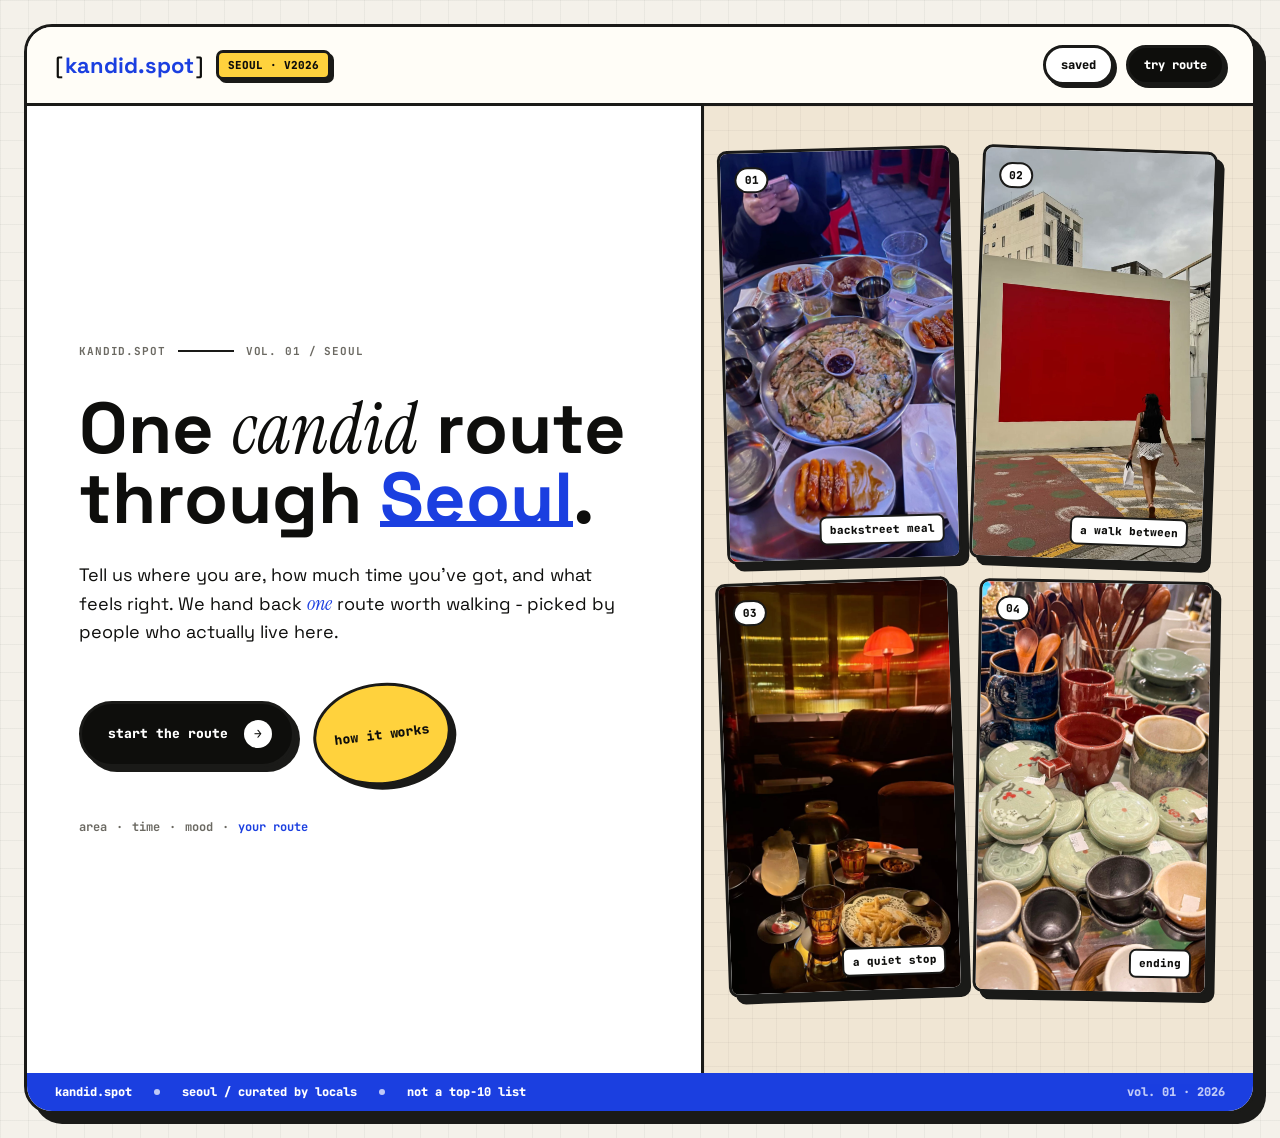
<file: index.html>
<!DOCTYPE html>
<html lang="en">
<head>
<meta charset="UTF-8" />
<meta name="viewport" content="width=device-width, initial-scale=1.0" />
<title>Kandid Spot - One candid route through Seoul</title>
<meta name="description" content="Pick your area, time, and mood. Kandid Spot gives you one route from curated local spots in Seoul." />
<meta name="theme-color" content="#F4F1EA" />
<link rel="preconnect" href="https://fonts.googleapis.com" />
<link rel="preconnect" href="https://fonts.gstatic.com" crossorigin />
<link href="https://fonts.googleapis.com/css2?family=Space+Grotesk:wght@400;500;600;700&family=Instrument+Serif:ital@0;1&family=JetBrains+Mono:wght@400;500;600&display=swap" rel="stylesheet" />
<style>
  :root {
    --ks-bg: #F4F1EA;
    --ks-paper: #FFFFFF;
    --ks-soft-paper: #FFFDF7;
    --ks-ink: #0E0E0C;
    --ks-ink-soft: #6B6962;
    --ks-rule: #1A1A18;
    --ks-blue: #1B3FE0;
    --ks-pink: #FF3B86;
    --ks-yellow: #FFD23D;
    --ks-mint: #6CE6BA;
    --ks-line: 3px solid var(--ks-rule);
    --ks-shadow: 10px 10px 0 var(--ks-rule);
    --ks-sans: "Space Grotesk", "Helvetica Neue", Helvetica, Arial, sans-serif;
    --ks-serif: "Instrument Serif", "Times New Roman", serif;
    --ks-mono: "JetBrains Mono", "IBM Plex Mono", ui-monospace, monospace;
  }

  *,
  *::before,
  *::after {
    box-sizing: border-box;
  }

  html,
  body {
    min-height: 100%;
  }

  body {
    margin: 0;
    background:
      linear-gradient(rgba(14, 14, 12, 0.045) 1px, transparent 1px),
      linear-gradient(90deg, rgba(14, 14, 12, 0.045) 1px, transparent 1px),
      var(--ks-bg);
    background-size: 28px 28px;
    color: var(--ks-ink);
    font-family: var(--ks-sans);
    -webkit-font-smoothing: antialiased;
    text-rendering: optimizeLegibility;
  }

  a {
    color: inherit;
    text-decoration: none;
  }

  a:focus-visible {
    outline: 2px solid var(--ks-blue);
    outline-offset: 3px;
  }

  .ks-stage {
    position: relative;
    min-height: 100vh;
    padding: 24px;
    overflow: hidden;
    isolation: isolate;
  }

  .ks-stage::before,
  .ks-stage::after {
    content: "";
    position: absolute;
    z-index: 0;
    border: var(--ks-line);
    background: var(--ks-yellow);
    pointer-events: none;
  }

  .ks-stage::before {
    width: 138px;
    height: 138px;
    right: 4vw;
    top: 7vh;
    border-radius: 50%;
    box-shadow: 6px 6px 0 var(--ks-rule);
  }

  .ks-stage::after {
    width: 92px;
    height: 92px;
    left: 4vw;
    bottom: 8vh;
    transform: rotate(12deg);
    background: var(--ks-pink);
    box-shadow: 6px 6px 0 var(--ks-rule);
  }

  .ks-sheet {
    position: relative;
    z-index: 1;
    min-height: calc(100vh - 48px);
    max-width: 1380px;
    margin: 0 auto;
    background: var(--ks-paper);
    border: var(--ks-line);
    border-radius: 28px;
    box-shadow: var(--ks-shadow);
    overflow: hidden;
  }

  .ks-topbar {
    display: flex;
    align-items: center;
    justify-content: space-between;
    gap: 18px;
    min-height: 76px;
    padding: 18px 28px;
    border-bottom: var(--ks-line);
    background: var(--ks-soft-paper);
  }

  .ks-logo {
    display: inline-flex;
    align-items: baseline;
    gap: 2px;
    color: var(--ks-blue);
    font-size: 22px;
    font-weight: 700;
    letter-spacing: 0;
  }

  .ks-logo-bracket {
    color: var(--ks-ink);
    font-weight: 500;
  }

  .ks-topbar-left,
  .ks-topbar-right {
    display: flex;
    align-items: center;
    gap: 12px;
  }

  .ks-tag-mono,
  .ks-nav-item,
  .ks-cta,
  .ks-circled-cta,
  .ks-hero-meta,
  .ks-tile-num,
  .ks-tile-cap,
  .ks-hero-anno,
  .ks-bottom-strip {
    font-family: var(--ks-mono);
    letter-spacing: 0;
  }

  .ks-tag-mono {
    padding: 5px 9px;
    border: var(--ks-line);
    border-radius: 7px;
    background: var(--ks-yellow);
    color: var(--ks-ink);
    font-size: 11px;
    font-weight: 800;
    text-transform: uppercase;
    box-shadow: 3px 3px 0 var(--ks-rule);
  }

  .ks-nav-item {
    padding: 9px 15px;
    border: var(--ks-line);
    border-radius: 999px;
    background: var(--ks-paper);
    color: var(--ks-ink);
    font-size: 12px;
    font-weight: 800;
    text-transform: lowercase;
    box-shadow: 3px 3px 0 var(--ks-rule);
  }

  .ks-nav-item.primary {
    background: var(--ks-ink);
    color: var(--ks-paper);
  }

  .ks-nav-item:hover,
  .ks-cta:hover {
    background: var(--ks-blue);
    color: var(--ks-paper);
  }

  .ks-hero {
    position: relative;
    min-height: 720px;
    padding-bottom: 38px;
  }

  .ks-hero-grid {
    display: grid;
    grid-template-columns: minmax(0, 1.1fr) minmax(420px, 0.9fr);
    min-height: 720px;
  }

  .ks-hero-left {
    position: relative;
    display: flex;
    flex-direction: column;
    justify-content: center;
    padding: 58px 48px 58px 52px;
  }

  .ks-hero-eyebrow {
    display: flex;
    align-items: center;
    gap: 12px;
    margin-bottom: 36px;
    color: var(--ks-ink-soft);
    font-family: var(--ks-mono);
    font-size: 11px;
    font-weight: 700;
    letter-spacing: 0.08em;
    text-transform: uppercase;
  }

  .ks-hero-eyebrow-rule {
    flex: 0 0 56px;
    border-top: 2px solid var(--ks-rule);
  }

  .ks-hero-headline {
    max-width: 760px;
    margin: 0;
    color: var(--ks-ink);
    font-size: min(72px, 8vw);
    font-weight: 700;
    letter-spacing: 0;
    line-height: 0.96;
  }

  .ks-hero-headline .italic {
    font-family: var(--ks-serif);
    font-style: italic;
    font-weight: 400;
  }

  .ks-hero-headline .accent {
    position: relative;
    display: inline-block;
    color: var(--ks-blue);
  }

  .ks-hero-headline .accent::after {
    content: "";
    position: absolute;
    right: 0;
    bottom: 0.08em;
    left: 0;
    height: 0.08em;
    background: var(--ks-blue);
  }

  .ks-hero-lead {
    max-width: 560px;
    margin: 28px 0 0;
    color: var(--ks-ink);
    font-size: 18px;
    line-height: 1.5;
  }

  .ks-hero-lead em {
    color: var(--ks-blue);
    font-family: var(--ks-serif);
    font-size: 1.12em;
  }

  .ks-hero-ctrow {
    display: flex;
    align-items: center;
    gap: 18px;
    margin-top: 38px;
  }

  .ks-cta,
  .ks-circled-cta {
    display: inline-flex;
    align-items: center;
    justify-content: center;
    border: var(--ks-line);
    color: var(--ks-ink);
    font-size: 13px;
    font-weight: 900;
    text-transform: lowercase;
    box-shadow: 5px 5px 0 var(--ks-rule);
  }

  .ks-cta {
    gap: 16px;
    padding: 16px 20px 16px 26px;
    border-radius: 999px;
    background: var(--ks-ink);
    color: var(--ks-paper);
  }

  .ks-cta-arrow {
    display: inline-grid;
    width: 28px;
    height: 28px;
    place-items: center;
    border-radius: 999px;
    background: var(--ks-paper);
    color: var(--ks-ink);
  }

  .ks-circled-cta {
    min-width: 102px;
    min-height: 102px;
    padding: 18px;
    border-radius: 50%;
    background: var(--ks-yellow);
    text-align: center;
    transform: rotate(-7deg);
  }

  .ks-hero-meta {
    display: flex;
    flex-wrap: wrap;
    gap: 9px;
    margin-top: 34px;
    color: var(--ks-ink-soft);
    font-size: 12px;
    font-weight: 700;
    text-transform: lowercase;
  }

  .ks-hero-meta .result {
    color: var(--ks-blue);
  }

  .ks-hero-right {
    position: relative;
    display: grid;
    grid-template-columns: repeat(2, minmax(0, 1fr));
    grid-template-rows: repeat(2, minmax(230px, 1fr));
    gap: 18px;
    padding: 42px 42px 80px 18px;
    border-left: var(--ks-line);
    background:
      linear-gradient(rgba(14, 14, 12, 0.04) 1px, transparent 1px),
      linear-gradient(90deg, rgba(14, 14, 12, 0.04) 1px, transparent 1px),
      #F0E6D4;
    background-size: 24px 24px;
  }

  .ks-hero-tile {
    position: relative;
    margin: 0;
    min-height: 230px;
    border: var(--ks-line);
    border-radius: 10px;
    background: var(--ks-paper);
    box-shadow: 7px 7px 0 var(--ks-rule);
    overflow: hidden;
  }

  .ks-tile-1 {
    transform: rotate(-1.5deg);
  }

  .ks-tile-2 {
    transform: rotate(2deg);
  }

  .ks-tile-3 {
    transform: rotate(-2deg);
  }

  .ks-tile-4 {
    transform: rotate(1deg);
  }

  .ks-hero-tile img {
    display: block;
    width: 100%;
    height: 100%;
    min-height: inherit;
    object-fit: cover;
  }

  .ks-tile-num,
  .ks-tile-cap {
    position: absolute;
    z-index: 2;
    border: 2px solid var(--ks-rule);
    background: var(--ks-paper);
    color: var(--ks-ink);
    font-weight: 900;
  }

  .ks-tile-num {
    top: 14px;
    left: 14px;
    padding: 4px 8px;
    border-radius: 999px;
    font-size: 11px;
  }

  .ks-tile-cap {
    right: 14px;
    bottom: 14px;
    max-width: 160px;
    padding: 6px 8px;
    border-radius: 7px;
    font-size: 11px;
    line-height: 1.2;
    text-transform: lowercase;
  }

  .ks-hero-anno {
    position: absolute;
    right: 42px;
    bottom: 42px;
    display: flex;
    align-items: center;
    gap: 10px;
    padding: 8px 12px;
    border: var(--ks-line);
    border-radius: 999px;
    background: var(--ks-yellow);
    color: var(--ks-ink);
    font-size: 12px;
    font-weight: 900;
    box-shadow: 4px 4px 0 var(--ks-rule);
  }

  .ks-hero-anno-line {
    width: 38px;
    border-top: 2px solid var(--ks-rule);
  }

  .ks-bottom-strip {
    position: absolute;
    right: 0;
    bottom: 0;
    left: 0;
    display: flex;
    align-items: center;
    gap: 22px;
    height: 38px;
    padding: 0 28px;
    background: var(--ks-blue);
    color: var(--ks-paper);
    font-size: 12px;
    font-weight: 800;
  }

  .ks-bottom-strip .dot {
    width: 6px;
    height: 6px;
    border-radius: 50%;
    background: var(--ks-paper);
    opacity: 0.72;
  }

  .ks-bottom-strip .vol {
    margin-left: auto;
    opacity: 0.72;
  }

  @media (max-width: 980px) {
    .ks-stage {
      padding: 0;
    }

    .ks-stage::before,
    .ks-stage::after {
      display: none;
    }

    .ks-sheet {
      min-height: 100vh;
      border: 0;
      border-radius: 0;
      box-shadow: none;
    }

    .ks-hero-grid {
      grid-template-columns: 1fr;
      min-height: 0;
    }

    .ks-hero-left {
      padding: 48px 28px 36px;
    }

    .ks-hero-right {
      grid-template-columns: repeat(2, minmax(0, 1fr));
      grid-template-rows: repeat(2, 220px);
      padding: 24px 28px 82px;
      border-top: var(--ks-line);
      border-left: 0;
    }

    .ks-hero-headline {
      font-size: clamp(48px, 11vw, 72px);
    }
  }

  @media (max-width: 620px) {
    .ks-topbar {
      align-items: flex-start;
      padding: 14px;
    }

    .ks-tag-mono,
    .ks-nav-item:not(.primary) {
      display: none;
    }

    .ks-logo {
      font-size: 19px;
    }

    .ks-hero-left {
      padding: 36px 18px 28px;
    }

    .ks-hero-eyebrow {
      margin-bottom: 24px;
    }

    .ks-hero-headline {
      font-size: 42px;
    }

    .ks-hero-lead {
      font-size: 16px;
    }

    .ks-hero-ctrow {
      align-items: stretch;
      flex-direction: row;
      gap: 10px;
    }

    .ks-cta {
      flex: 1 1 auto;
      justify-content: space-between;
      width: auto;
      min-height: 54px;
      padding: 12px 12px 12px 16px;
      font-size: 12px;
    }

    .ks-cta-arrow {
      width: 24px;
      height: 24px;
    }

    .ks-circled-cta {
      flex: 0 0 112px;
      min-width: 0;
      min-height: 54px;
      align-self: stretch;
      padding: 12px 10px;
      border-radius: 999px;
      font-size: 12px;
      transform: none;
    }

    .ks-hero-right {
      grid-template-columns: repeat(2, minmax(0, 1fr));
      grid-template-rows: repeat(2, 154px);
      gap: 10px;
      padding: 18px 14px 92px;
    }

    .ks-hero-tile {
      min-height: 154px;
      border-radius: 8px;
      box-shadow: 4px 4px 0 var(--ks-rule);
    }

    .ks-hero-tile img {
      min-height: 154px;
    }

    .ks-tile-num {
      top: 9px;
      left: 9px;
      padding: 3px 6px;
      font-size: 9px;
    }

    .ks-tile-cap {
      right: 9px;
      bottom: 9px;
      max-width: 108px;
      padding: 5px 6px;
      font-size: 9.5px;
    }

    .ks-tile-1,
    .ks-tile-2,
    .ks-tile-3,
    .ks-tile-4 {
      grid-column: auto;
      grid-row: auto;
      transform: none;
    }

    .ks-hero-anno {
      right: 18px;
      bottom: 48px;
      left: 18px;
      justify-content: center;
      font-size: 11px;
    }

    .ks-bottom-strip {
      flex-wrap: wrap;
      justify-content: center;
      gap: 6px 10px;
      height: auto;
      min-height: 44px;
      padding: 7px 14px calc(7px + env(safe-area-inset-bottom));
      overflow: visible;
      white-space: normal;
      font-size: 10.5px;
      line-height: 1.15;
    }

    .ks-bottom-strip .vol {
      display: none;
    }
  }
</style>
</head>
<body>
<main class="ks-stage">
  <section class="ks-sheet" aria-label="Kandid Spot landing">
    <header class="ks-topbar">
      <div class="ks-topbar-left">
        <a class="ks-logo" href="/app" aria-label="Kandid Spot app">
          <span class="ks-logo-bracket">[</span>kandid.spot<span class="ks-logo-bracket">]</span>
        </a>
        <span class="ks-tag-mono">seoul · v2026</span>
      </div>
      <nav class="ks-topbar-right" aria-label="Kandid Spot navigation">
        <a class="ks-nav-item" href="/app">saved</a>
        <a class="ks-nav-item primary" href="/app">try route</a>
      </nav>
    </header>

    <section class="ks-hero">
      <div class="ks-hero-grid">
        <div class="ks-hero-left">
          <div class="ks-hero-eyebrow">
            <span>kandid.spot</span>
            <span class="ks-hero-eyebrow-rule"></span>
            <span>vol. 01 / seoul</span>
          </div>

          <h1 class="ks-hero-headline">
            One <span class="italic">candid</span> route<br />
            through <span class="accent">Seoul</span>.
          </h1>

          <p class="ks-hero-lead">
            Tell us where you are, how much time you've got, and what feels right.
            We hand back <em>one</em> route worth walking - picked by people who
            actually live here.
          </p>

          <div class="ks-hero-ctrow">
            <a class="ks-cta" href="/app" data-cta="start">
              start the route
              <span class="ks-cta-arrow" aria-hidden="true">→</span>
            </a>
            <a class="ks-circled-cta" href="/app">how it works</a>
          </div>

          <div class="ks-hero-meta" aria-label="Route flow">
            <span>area</span><span>·</span>
            <span>time</span><span>·</span>
            <span>mood</span><span>·</span>
            <span class="result">your route</span>
          </div>
        </div>

        <div class="ks-hero-right" aria-hidden="true">
          <figure class="ks-hero-tile ks-tile-1">
            <img src="/v2-refined-main-app/assets/design-v2/landing-meal.jpg" alt="" loading="eager" />
            <span class="ks-tile-num">01</span>
            <span class="ks-tile-cap">backstreet meal</span>
          </figure>
          <figure class="ks-hero-tile ks-tile-2">
            <img src="/v2-refined-main-app/assets/design-v2/landing-walk.jpg" alt="" loading="lazy" />
            <span class="ks-tile-num">02</span>
            <span class="ks-tile-cap">a walk between</span>
          </figure>
          <figure class="ks-hero-tile ks-tile-3">
            <img src="/v2-refined-main-app/assets/design-v2/landing-quiet.jpg" alt="" loading="lazy" />
            <span class="ks-tile-num">03</span>
            <span class="ks-tile-cap">a quiet stop</span>
          </figure>
          <figure class="ks-hero-tile ks-tile-4">
            <img src="/v2-refined-main-app/assets/design-v2/landing-end.jpg" alt="" loading="lazy" />
            <span class="ks-tile-num">04</span>
            <span class="ks-tile-cap">ending</span>
          </figure>

        </div>
      </div>

      <div class="ks-bottom-strip" aria-hidden="true">
        <span>kandid.spot</span>
        <span class="dot"></span>
        <span>seoul / curated by locals</span>
        <span class="dot"></span>
        <span>not a top-10 list</span>
        <span class="vol">vol. 01 · 2026</span>
      </div>
    </section>
  </section>
</main>
</body>
</html>
</file>
